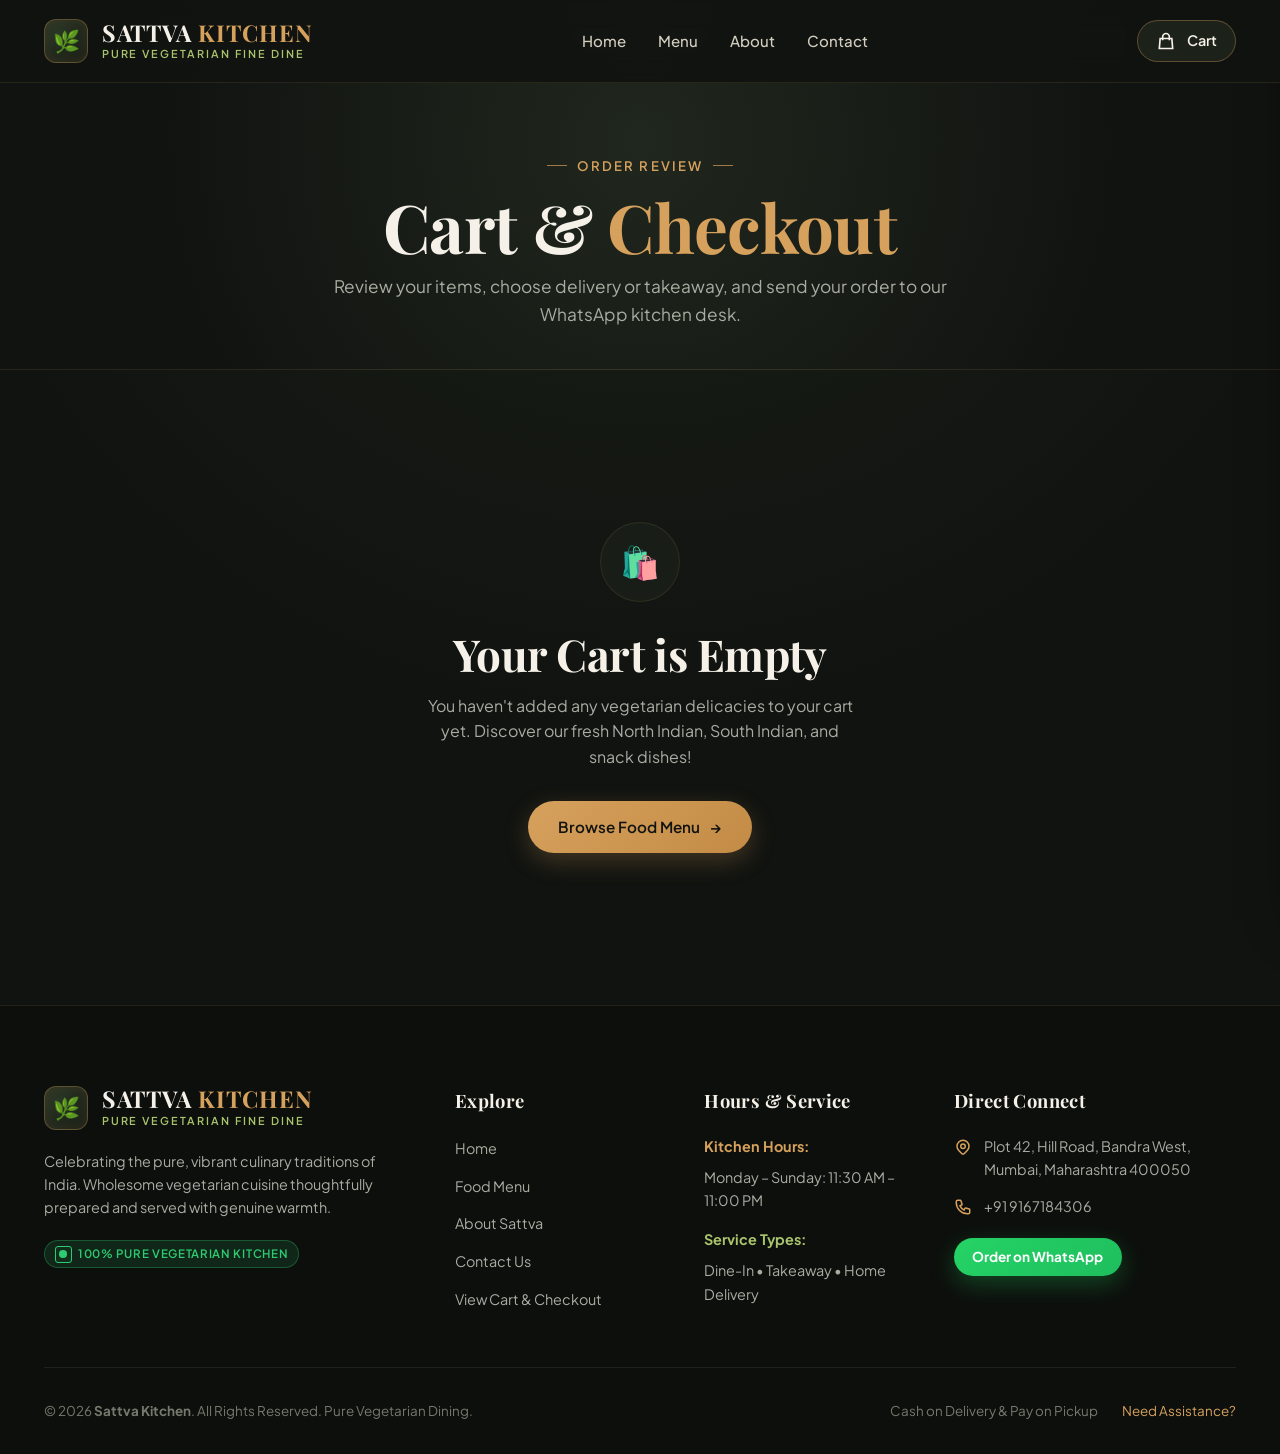
<file: cart.html>
<!DOCTYPE html>
<html lang="en">
<head>
  <meta charset="UTF-8">
  <meta name="viewport" content="width=device-width, initial-scale=1.0">
  <title>Your Cart & WhatsApp Checkout | Sattva Kitchen</title>
  <meta name="description" content="Review your cart, choose Delivery or Takeaway, and send your pure vegetarian Indian food order directly to Sattva Kitchen on WhatsApp.">
  <link rel="stylesheet" href="css/styles.css">
  <link rel="icon" href="data:image/svg+xml,<svg xmlns='http://www.w3.org/2000/svg' viewBox='0 0 100 100'><text y='.9em' font-size='90'>🌿</text></svg>">
</head>
<body data-page="cart">

  <!-- Header -->
  <header class="header-wrapper">
    <div class="container">
      <div class="header-inner">
        <a href="index.html" class="brand-logo" aria-label="Sattva Kitchen Home">
          <div class="brand-symbol">🌿</div>
          <div class="brand-text">
            <span class="brand-name">SATTVA <span>KITCHEN</span></span>
            <span class="brand-tag">Pure Vegetarian Fine Dine</span>
          </div>
        </a>

        <nav aria-label="Main Navigation">
          <ul class="nav-links">
            <li><a href="index.html" class="nav-link">Home</a></li>
            <li><a href="menu.html" class="nav-link">Menu</a></li>
            <li><a href="about.html" class="nav-link">About</a></li>
            <li><a href="contact.html" class="nav-link">Contact</a></li>
          </ul>
        </nav>

        <div class="nav-actions">
          <a href="cart.html" class="cart-pill-btn" aria-label="View Shopping Cart">
            <svg width="20" height="20" fill="none" stroke="currentColor" stroke-width="2" viewBox="0 0 24 24"><path d="M16 11V7a4 4 0 00-8 0v4M5 9h14l1 12H4L5 9z"/></svg>
            <span>Cart</span>
            <span class="cart-count-badge" style="display: none;">0</span>
          </a>
          <button type="button" class="menu-toggle-btn" id="mobile-menu-toggle" aria-label="Toggle navigation menu">
            <span></span>
            <span></span>
            <span></span>
          </button>
        </div>
      </div>
    </div>
  </header>

  <!-- Mobile Drawer -->
  <div class="mobile-nav-overlay" id="mobile-nav-overlay"></div>
  <aside class="mobile-drawer" id="mobile-drawer" aria-label="Mobile Navigation">
    <div class="mobile-drawer-header">
      <div class="brand-text">
        <span class="brand-name">SATTVA <span>KITCHEN</span></span>
        <span class="brand-tag">Pure Vegetarian</span>
      </div>
      <button type="button" id="mobile-drawer-close" aria-label="Close menu" style="color: var(--text-muted); font-size: 1.5rem; padding: 4px;">&times;</button>
    </div>
    <ul class="mobile-drawer-links">
      <li><a href="index.html" class="mobile-drawer-link"><span>Home</span> <span>→</span></a></li>
      <li><a href="menu.html" class="mobile-drawer-link"><span>Food Menu</span> <span>→</span></a></li>
      <li><a href="about.html" class="mobile-drawer-link"><span>Our Story & Philosophy</span> <span>→</span></a></li>
      <li><a href="contact.html" class="mobile-drawer-link"><span>Contact & Location</span> <span>→</span></a></li>
      <li><a href="cart.html" class="mobile-drawer-link active"><span>My Cart & Checkout</span> <span>→</span></a></li>
    </ul>
    <div class="mobile-drawer-footer">
      <a href="menu.html" class="btn btn-secondary btn-block">Add More Dishes</a>
    </div>
  </aside>

  <!-- Page Title Banner -->
  <section style="background: radial-gradient(circle at 50% 20%, #20271E 0%, var(--bg-main) 70%); padding: 4rem 0 2.5rem; border-bottom: 1px solid var(--border-subtle);">
    <div class="container text-center">
      <span class="section-label">Order Review</span>
      <h1 style="margin-bottom: 0.5rem;">Cart & <span class="text-gold">Checkout</span></h1>
      <p class="section-desc">Review your items, choose delivery or takeaway, and send your order to our WhatsApp kitchen desk.</p>
    </div>
  </section>

  <!-- Main Checkout Interface -->
  <main class="section-py">
    <div class="container">
      
      <!-- Empty Cart State -->
      <div class="empty-cart-view" id="cart-empty-state" style="display: none;">
        <div class="empty-cart-icon">🛍️</div>
        <h2 style="margin-bottom: 0.75rem;">Your Cart is Empty</h2>
        <p style="color: var(--text-muted); max-width: 440px; margin: 0 auto 2rem; line-height: 1.6;">
          You haven't added any vegetarian delicacies to your cart yet. Discover our fresh North Indian, South Indian, and snack dishes!
        </p>
        <a href="menu.html" class="btn btn-primary">
          <span>Browse Food Menu</span>
          <span>→</span>
        </a>
      </div>

      <!-- Active Checkout Grid -->
      <div class="checkout-grid" id="checkout-grid-wrap">
        
        <!-- Left Column: Items in Cart -->
        <div class="cart-items-panel">
          <div class="panel-header">
            <h3>Selected Dishes</h3>
            <button type="button" onclick="CartManager.clearCart()" style="font-size: 0.82rem; color: var(--danger); font-weight: 600;">
              Clear All Items
            </button>
          </div>

          <!-- Items list container -->
          <div id="cart-items-container">
            <!-- Rendered by checkout.js -->
          </div>

          <div style="margin-top: 1.75rem; text-align: right;">
            <a href="menu.html" class="btn btn-secondary btn-sm">
              <span>+ Add More Items</span>
            </a>
          </div>
        </div>

        <!-- Right Column: Checkout Form & Summary -->
        <div class="checkout-form-panel">
          
          <div class="panel-header">
            <h3>Order Details</h3>
            <span class="veg-tag"><span class="veg-indicator"></span> Pure Veg</span>
          </div>

          <!-- Order Type Selector (Delivery vs Takeaway) -->
          <div class="order-type-switch">
            <button type="button" class="type-switch-btn active" id="type-delivery-btn">
              🛵 Home Delivery
            </button>
            <button type="button" class="type-switch-btn" id="type-takeaway-btn">
              🛍️ Self Takeaway
            </button>
          </div>

          <!-- Checkout Form -->
          <form id="checkout-form" novalidate>
            
            <!-- Error Alert Box -->
            <div id="checkout-error-box" style="display: none; background: rgba(231, 76, 60, 0.15); border: 1px solid var(--danger); color: #ff8a80; padding: 0.85rem 1rem; border-radius: var(--radius-md); font-size: 0.88rem; margin-bottom: 1.25rem;"></div>

            <!-- Customer Name -->
            <div class="form-group">
              <label for="cust-name" class="form-label">Full Name <span class="req">*</span></label>
              <input type="text" id="cust-name" class="form-control" placeholder="e.g. Rahul Sharma" required autocomplete="name">
            </div>

            <!-- Mobile Number -->
            <div class="form-group">
              <label for="cust-phone" class="form-label">WhatsApp Mobile Number <span class="req">*</span></label>
              <input type="tel" id="cust-phone" class="form-control" placeholder="10-digit number (e.g. 9876543210)" required autocomplete="tel">
              <small style="color: var(--text-dim); font-size: 0.78rem; margin-top: 4px; display: block;">Used for order confirmation updates</small>
            </div>

            <!-- Delivery Specific Address Fields -->
            <div id="delivery-fields-wrap">
              <div class="form-group">
                <label for="cust-address" class="form-label">Complete Street Address <span class="req">*</span></label>
                <textarea id="cust-address" class="form-control" rows="2" placeholder="House/Flat No, Building, Street" autocomplete="street-address"></textarea>
              </div>

              <div class="form-row">
                <div class="form-group">
                  <label for="cust-locality" class="form-label">Area / Locality <span class="req">*</span></label>
                  <input type="text" id="cust-locality" class="form-control" placeholder="e.g. Bandra West">
                </div>
                <div class="form-group">
                  <label for="cust-landmark" class="form-label">Landmark (Optional)</label>
                  <input type="text" id="cust-landmark" class="form-control" placeholder="e.g. Near Metro Station">
                </div>
              </div>
            </div>

            <!-- Special Instructions (Optional) -->
            <div class="form-group">
              <label for="cust-instructions" class="form-label">Kitchen / Delivery Notes (Optional)</label>
              <input type="text" id="cust-instructions" class="form-control" placeholder="e.g. Less spicy, keep extra green chutney">
            </div>

            <!-- Payment Method Notice -->
            <div class="payment-notice-card">
              <svg width="22" height="22" fill="none" stroke="currentColor" stroke-width="2" viewBox="0 0 24 24"><path d="M12 8c-1.657 0-3 .895-3 2s1.343 2 3 2 3 .895 3 2-1.343 2-3 2m0-8c1.11 0 2.08.402 2.599 1M12 8V7m0 1v8m0 0v1m0-1c-1.11 0-2.08-.402-2.599-1M21 12a9 9 0 11-18 0 9 9 0 0118 0z"/></svg>
              <div class="payment-notice-text" id="payment-notice-text">
                <h4>Cash on Delivery (COD)</h4>
                <p>Pay cash when your freshly prepared food reaches your doorstep. Please keep exact change ready.</p>
              </div>
            </div>

            <!-- Price Breakdown Calculation -->
            <table class="order-calc-table" aria-label="Order summary breakdown">
              <tr>
                <td>Subtotal</td>
                <td id="calc-subtotal">₹0</td>
              </tr>
              <tr>
                <td>Delivery Charges</td>
                <td id="calc-delivery-fee" class="text-gold">To be confirmed</td>
              </tr>
              <tr class="total-row">
                <td>Payable Amount</td>
                <td id="calc-total">₹0 + Delivery</td>
              </tr>
            </table>

            <!-- Disclaimer box -->
            <div class="disclaimer-box">
              ⚠️ <strong>Confirmation Notice:</strong> Submitting opens your WhatsApp with a prefilled message. You must press <strong>Send</strong> inside WhatsApp. The restaurant will review dish availability, delivery distance, and confirm your final order.
            </div>

            <!-- Fallback box if popup blocked -->
            <div id="whatsapp-fallback-box" style="display: none; margin-bottom: 1.25rem;"></div>

            <!-- Primary Submission CTA Button -->
            <button type="submit" class="btn btn-whatsapp btn-block" id="whatsapp-submit-btn">
              <span>Continue to WhatsApp</span>
              <svg width="18" height="18" fill="currentColor" viewBox="0 0 24 24"><path d="M12.04 2C6.58 2 2.13 6.45 2.13 11.91C2.13 13.66 2.59 15.36 3.45 16.86L2.05 22L7.3 20.62C8.75 21.41 10.38 21.83 12.04 21.83C17.5 21.83 21.95 17.38 21.95 11.92C21.95 9.27 20.92 6.78 19.05 4.91C17.18 3.03 14.69 2 12.04 2M12.05 3.67C14.25 3.67 16.31 4.53 17.87 6.09C19.42 7.65 20.28 9.72 20.28 11.92C20.28 16.46 16.58 20.15 12.04 20.15C10.56 20.15 9.11 19.76 7.85 19L7.55 18.83L4.43 19.65L5.26 16.61L5.06 16.29C4.24 15 3.8 13.47 3.8 11.91C3.81 7.37 7.5 3.67 12.05 3.67Z"/></svg>
            </button>

          </form>

        </div>
      </div>

    </div>
  </main>

  <!-- =========================================================================
       WhatsApp Order Instruction Modal (Modeled after Design Reference)
       ========================================================================= -->
  <div class="modal-overlay" id="order-instruction-modal">
    <div class="modal-dialog">
      <div class="modal-icon-circle">
        ✓
      </div>
      <h2 class="modal-title">Ready on WhatsApp</h2>
      
      <div class="modal-ref-box">
        <div class="modal-ref-label">Order Dispatch Step</div>
        <div class="modal-ref-status">Prefilled Message Compiled</div>
      </div>

      <p class="modal-desc">
        Your complete order details have been prepared for <strong>Sattva Kitchen</strong>.
        Please ensure you press <strong>Send</strong> inside WhatsApp and wait for the restaurant desk to confirm availability.
      </p>

      <div style="display: flex; flex-direction: column; gap: 0.85rem;">
        <a href="#" id="modal-wa-fallback-link" class="btn btn-whatsapp btn-block" target="_blank" rel="noopener noreferrer">
          <span>Open WhatsApp Now</span>
        </a>
        <button type="button" class="btn btn-secondary btn-block" onclick="document.getElementById('order-instruction-modal').style.display='none'">
          Back to Order
        </button>
      </div>

      <p style="font-size: 0.78rem; color: var(--text-dim); margin-top: 1.25rem;">
        Your cart items remain saved in your browser until you choose to clear them.
      </p>
    </div>
  </div>

  <!-- Footer -->
  <footer class="site-footer">
    <div class="container">
      <div class="footer-grid">
        <div class="footer-col">
          <a href="index.html" class="brand-logo" style="margin-bottom: 1.25rem;">
            <div class="brand-symbol">🌿</div>
            <div class="brand-text">
              <span class="brand-name">SATTVA <span>KITCHEN</span></span>
              <span class="brand-tag">Pure Vegetarian Fine Dine</span>
            </div>
          </a>
          <p style="margin-bottom: 1.25rem;">
            Celebrating the pure, vibrant culinary traditions of India. Wholesome vegetarian cuisine thoughtfully prepared and served with genuine warmth.
          </p>
          <div class="veg-tag">
            <span class="veg-indicator"></span>
            <span>100% Pure Vegetarian Kitchen</span>
          </div>
        </div>

        <div class="footer-col">
          <h4>Explore</h4>
          <ul class="footer-links">
            <li><a href="index.html">Home</a></li>
            <li><a href="menu.html">Food Menu</a></li>
            <li><a href="about.html">About Sattva</a></li>
            <li><a href="contact.html">Contact Us</a></li>
            <li><a href="cart.html">View Cart & Checkout</a></li>
          </ul>
        </div>

        <div class="footer-col">
          <h4>Hours & Service</h4>
          <p style="margin-bottom: 0.5rem;"><strong class="text-gold">Kitchen Hours:</strong></p>
          <p style="margin-bottom: 1rem;" data-bind="opening-hours">Monday – Sunday: 11:30 AM – 11:00 PM</p>
          <p style="margin-bottom: 0.5rem;"><strong class="text-green">Service Types:</strong></p>
          <p>Dine-In • Takeaway • Home Delivery</p>
        </div>

        <div class="footer-col">
          <h4>Direct Connect</h4>
          <div class="footer-contact-item">
            <svg width="18" height="18" fill="none" stroke="currentColor" stroke-width="2" viewBox="0 0 24 24"><path d="M17.657 16.657L13.414 20.9a1.998 1.998 0 01-2.827 0l-4.244-4.243a8 8 0 1111.314 0z"/><path d="M15 11a3 3 0 11-6 0 3 3 0 016 0z"/></svg>
            <span data-bind="restaurant-address">Plot 42, Hill Road, Bandra West, Mumbai, Maharashtra 400050</span>
          </div>
          <div class="footer-contact-item">
            <svg width="18" height="18" fill="none" stroke="currentColor" stroke-width="2" viewBox="0 0 24 24"><path d="M3 5a2 2 0 012-2h3.28a1 1 0 01.948.684l1.498 4.493a1 1 0 01-.502 1.21l-2.257 1.13a11.042 11.042 0 005.516 5.516l1.13-2.257a1 1 0 011.21-.502l4.493 1.498a1 1 0 01.684.949V19a2 2 0 01-2 2h-1C9.716 21 3 14.284 3 6V5z"/></svg>
            <span data-bind="whatsapp-number">+91 9167184306</span>
          </div>
          <div style="margin-top: 1.25rem;">
            <a href="https://wa.me/919167184306" class="btn btn-whatsapp btn-sm js-whatsapp-link" target="_blank" rel="noopener noreferrer">
              <span>Order on WhatsApp</span>
            </a>
          </div>
        </div>
      </div>

      <div class="footer-bottom">
        <div>
          &copy; <span id="copyright-year">2026</span> <strong data-bind="restaurant-name">Sattva Kitchen</strong>. All Rights Reserved. Pure Vegetarian Dining.
        </div>
        <div style="display: flex; gap: 1.5rem;">
          <span style="color: var(--text-dim);">Cash on Delivery & Pay on Pickup</span>
          <a href="contact.html" class="text-gold">Need Assistance?</a>
        </div>
      </div>
    </div>
  </footer>

  <!-- Scripts -->
  <script src="js/config.js"></script>
  <script src="js/menu-data.js"></script>
  <script src="js/cart.js"></script>
  <script src="js/checkout.js"></script>
  <script src="js/main.js"></script>
</body>
</html>
</file>
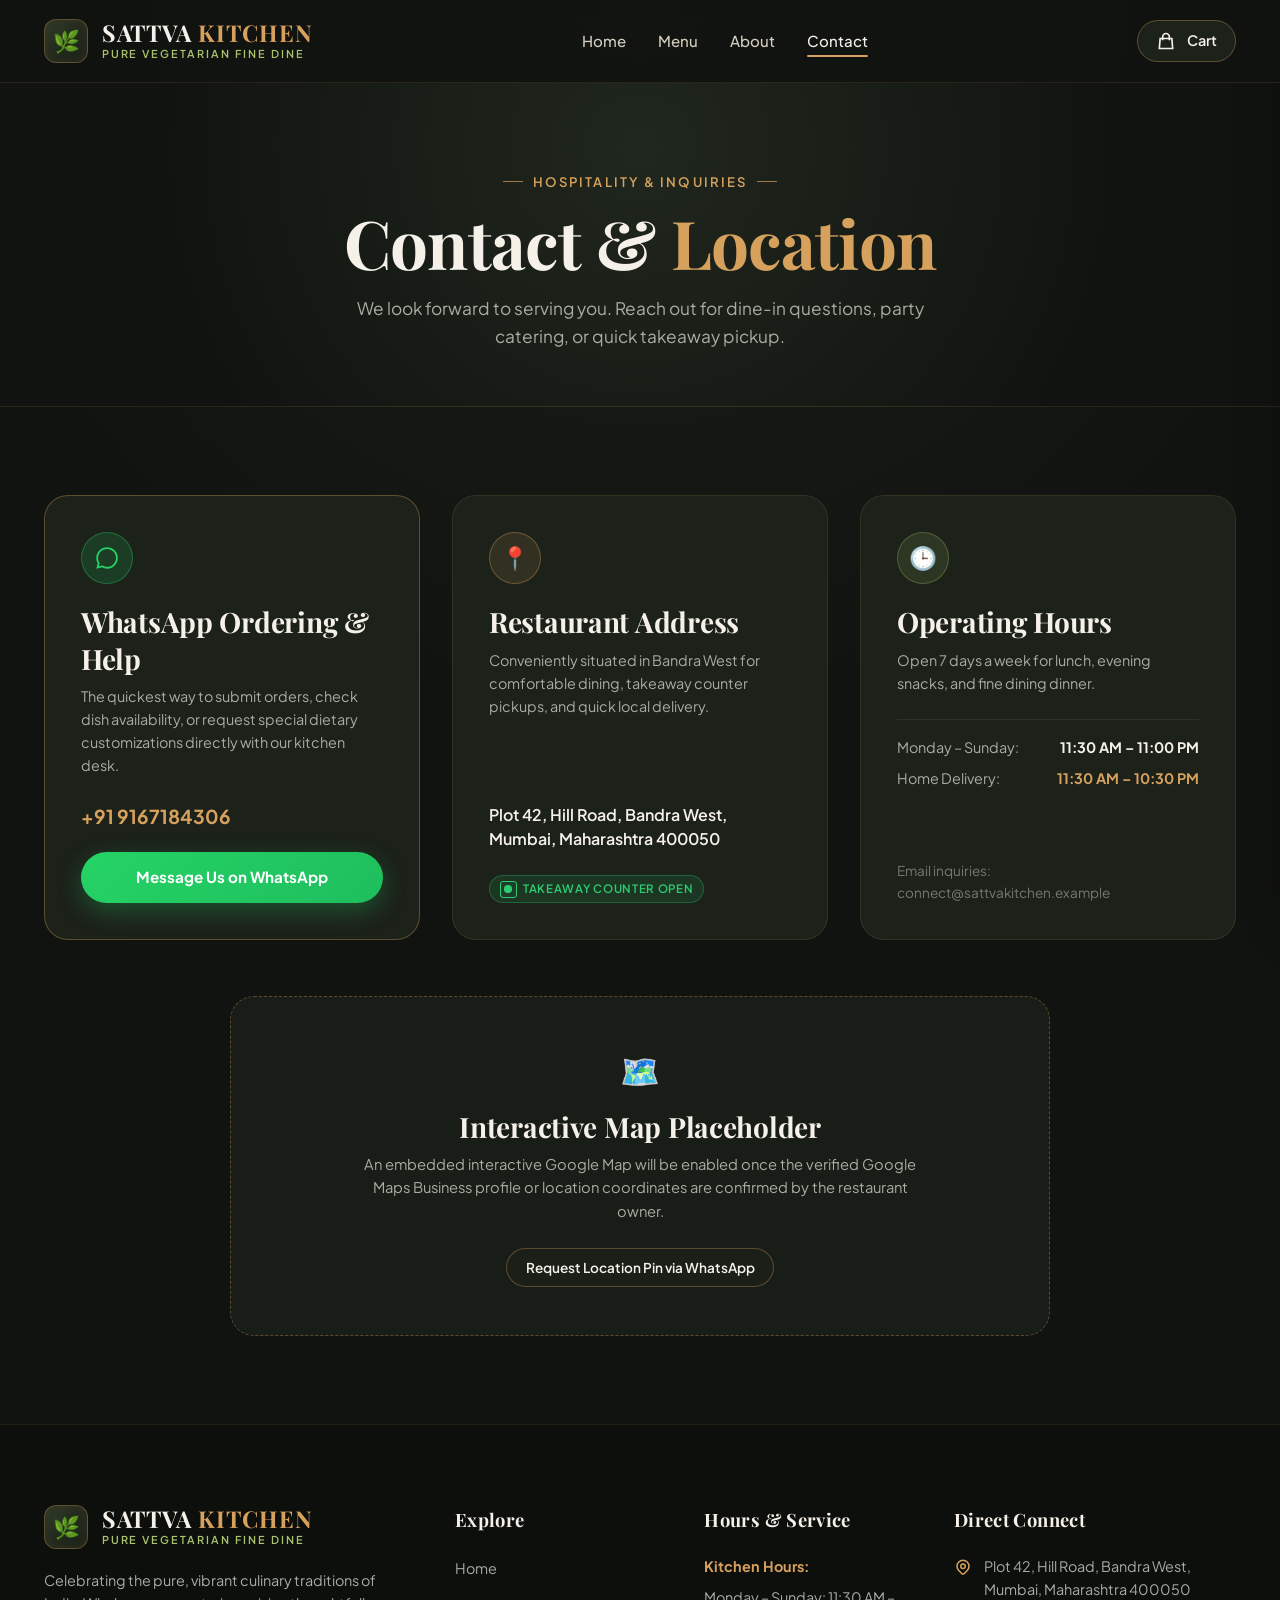
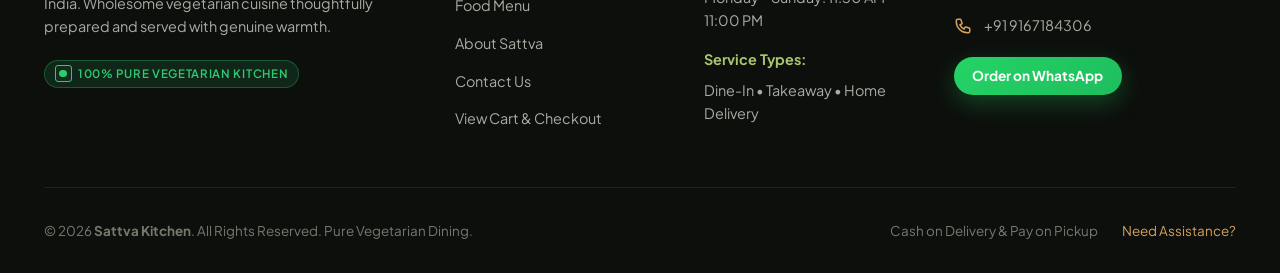
<file: contact.html>
<!DOCTYPE html>
<html lang="en">
<head>
  <meta charset="UTF-8">
  <meta name="viewport" content="width=device-width, initial-scale=1.0">
  <title>Contact & Location | Sattva Kitchen</title>
  <meta name="description" content="Get in touch with Sattva Kitchen. Connect directly on WhatsApp +91 9167184306 for dining queries, table arrangements, party orders, and takeout.">
  <link rel="stylesheet" href="css/styles.css">
  <link rel="icon" href="data:image/svg+xml,<svg xmlns='http://www.w3.org/2000/svg' viewBox='0 0 100 100'><text y='.9em' font-size='90'>🌿</text></svg>">
</head>
<body data-page="contact">

  <!-- Header -->
  <header class="header-wrapper">
    <div class="container">
      <div class="header-inner">
        <a href="index.html" class="brand-logo" aria-label="Sattva Kitchen Home">
          <div class="brand-symbol">🌿</div>
          <div class="brand-text">
            <span class="brand-name">SATTVA <span>KITCHEN</span></span>
            <span class="brand-tag">Pure Vegetarian Fine Dine</span>
          </div>
        </a>

        <nav aria-label="Main Navigation">
          <ul class="nav-links">
            <li><a href="index.html" class="nav-link">Home</a></li>
            <li><a href="menu.html" class="nav-link">Menu</a></li>
            <li><a href="about.html" class="nav-link">About</a></li>
            <li><a href="contact.html" class="nav-link active">Contact</a></li>
          </ul>
        </nav>

        <div class="nav-actions">
          <a href="cart.html" class="cart-pill-btn" aria-label="View Shopping Cart">
            <svg width="20" height="20" fill="none" stroke="currentColor" stroke-width="2" viewBox="0 0 24 24"><path d="M16 11V7a4 4 0 00-8 0v4M5 9h14l1 12H4L5 9z"/></svg>
            <span>Cart</span>
            <span class="cart-count-badge" style="display: none;">0</span>
          </a>
          <button type="button" class="menu-toggle-btn" id="mobile-menu-toggle" aria-label="Toggle navigation menu">
            <span></span>
            <span></span>
            <span></span>
          </button>
        </div>
      </div>
    </div>
  </header>

  <!-- Mobile Drawer -->
  <div class="mobile-nav-overlay" id="mobile-nav-overlay"></div>
  <aside class="mobile-drawer" id="mobile-drawer" aria-label="Mobile Navigation">
    <div class="mobile-drawer-header">
      <div class="brand-text">
        <span class="brand-name">SATTVA <span>KITCHEN</span></span>
        <span class="brand-tag">Pure Vegetarian</span>
      </div>
      <button type="button" id="mobile-drawer-close" aria-label="Close menu" style="color: var(--text-muted); font-size: 1.5rem; padding: 4px;">&times;</button>
    </div>
    <ul class="mobile-drawer-links">
      <li><a href="index.html" class="mobile-drawer-link"><span>Home</span> <span>→</span></a></li>
      <li><a href="menu.html" class="mobile-drawer-link"><span>Food Menu</span> <span>→</span></a></li>
      <li><a href="about.html" class="mobile-drawer-link"><span>Our Story & Philosophy</span> <span>→</span></a></li>
      <li><a href="contact.html" class="mobile-drawer-link active"><span>Contact & Location</span> <span>→</span></a></li>
      <li><a href="cart.html" class="mobile-drawer-link"><span>My Cart & Checkout</span> <span>→</span></a></li>
    </ul>
    <div class="mobile-drawer-footer">
      <a href="https://wa.me/919167184306" class="btn btn-whatsapp btn-block" target="_blank" rel="noopener noreferrer">Message on WhatsApp</a>
    </div>
  </aside>

  <!-- Page Banner -->
  <section style="background: radial-gradient(circle at 50% 20%, #20271E 0%, var(--bg-main) 70%); padding: 5rem 0 3.5rem; border-bottom: 1px solid var(--border-subtle);">
    <div class="container text-center">
      <span class="section-label">Hospitality & Inquiries</span>
      <h1 style="margin-bottom: 0.85rem;">Contact & <span class="text-gold">Location</span></h1>
      <p class="section-desc">We look forward to serving you. Reach out for dine-in questions, party catering, or quick takeaway pickup.</p>
    </div>
  </section>

  <!-- Contact Cards Grid -->
  <main class="section-py">
    <div class="container">
      <div style="display: grid; grid-template-columns: repeat(auto-fit, minmax(310px, 1fr)); gap: 2rem; margin-bottom: 3.5rem;">
        
        <!-- Card 1: Direct WhatsApp -->
        <div style="background: var(--bg-card); border: 1px solid var(--border-gold); border-radius: var(--radius-xl); padding: 2.25rem; display: flex; flex-direction: column;">
          <div style="width: 52px; height: 52px; border-radius: 50%; background: rgba(37, 211, 102, 0.15); border: 1px solid rgba(37, 211, 102, 0.35); display: flex; align-items: center; justify-content: center; margin-bottom: 1.25rem;">
            <svg width="26" height="26" fill="currentColor" viewBox="0 0 24 24" style="color: #25D366;"><path d="M12.04 2C6.58 2 2.13 6.45 2.13 11.91C2.13 13.66 2.59 15.36 3.45 16.86L2.05 22L7.3 20.62C8.75 21.41 10.38 21.83 12.04 21.83C17.5 21.83 21.95 17.38 21.95 11.92C21.95 9.27 20.92 6.78 19.05 4.91C17.18 3.03 14.69 2 12.04 2M12.05 3.67C14.25 3.67 16.31 4.53 17.87 6.09C19.42 7.65 20.28 9.72 20.28 11.92C20.28 16.46 16.58 20.15 12.04 20.15C10.56 20.15 9.11 19.76 7.85 19L7.55 18.83L4.43 19.65L5.26 16.61L5.06 16.29C4.24 15 3.8 13.47 3.8 11.91C3.81 7.37 7.5 3.67 12.05 3.67Z"/></svg>
          </div>
          <h3 style="margin-bottom: 0.5rem;">WhatsApp Ordering & Help</h3>
          <p style="color: var(--text-muted); font-size: 0.9rem; margin-bottom: 1.5rem; flex-grow: 1;">
            The quickest way to submit orders, check dish availability, or request special dietary customizations directly with our kitchen desk.
          </p>
          <div style="font-size: 1.2rem; font-weight: 700; color: var(--accent-gold); margin-bottom: 1.25rem;" data-bind="whatsapp-number">
            +91 9167184306
          </div>
          <a href="https://wa.me/919167184306" class="btn btn-whatsapp btn-block js-whatsapp-link" target="_blank" rel="noopener noreferrer">
            <span>Message Us on WhatsApp</span>
          </a>
        </div>

        <!-- Card 2: Location & Address -->
        <div style="background: var(--bg-card); border: 1px solid var(--border-subtle); border-radius: var(--radius-xl); padding: 2.25rem; display: flex; flex-direction: column;">
          <div style="width: 52px; height: 52px; border-radius: 50%; background: rgba(214, 161, 93, 0.12); border: 1px solid var(--border-gold); display: flex; align-items: center; justify-content: center; margin-bottom: 1.25rem; color: var(--accent-gold); font-size: 1.4rem;">
            📍
          </div>
          <h3 style="margin-bottom: 0.5rem;">Restaurant Address</h3>
          <p style="color: var(--text-muted); font-size: 0.9rem; margin-bottom: 1.5rem; flex-grow: 1;">
            Conveniently situated in Bandra West for comfortable dining, takeaway counter pickups, and quick local delivery.
          </p>
          <div id="contact-full-address" style="font-size: 1rem; font-weight: 600; color: var(--text-primary); line-height: 1.5; margin-bottom: 1.5rem;">
            Plot 42, Hill Road, Bandra West, Mumbai, Maharashtra 400050
          </div>
          <div class="veg-tag" style="align-self: flex-start;">
            <span class="veg-indicator"></span>
            <span>Takeaway Counter Open</span>
          </div>
        </div>

        <!-- Card 3: Operating Hours -->
        <div style="background: var(--bg-card); border: 1px solid var(--border-subtle); border-radius: var(--radius-xl); padding: 2.25rem; display: flex; flex-direction: column;">
          <div style="width: 52px; height: 52px; border-radius: 50%; background: rgba(169, 196, 108, 0.12); border: 1px solid var(--border-green); display: flex; align-items: center; justify-content: center; margin-bottom: 1.25rem; color: var(--accent-green); font-size: 1.4rem;">
            🕒
          </div>
          <h3 style="margin-bottom: 0.5rem;">Operating Hours</h3>
          <p style="color: var(--text-muted); font-size: 0.9rem; margin-bottom: 1.5rem;">
            Open 7 days a week for lunch, evening snacks, and fine dining dinner.
          </p>
          <div style="border-top: 1px solid var(--border-light); padding-top: 1rem; margin-bottom: 1rem;">
            <div style="display: flex; justify-content: space-between; margin-bottom: 0.5rem; font-size: 0.9rem;">
              <span style="color: var(--text-muted);">Monday – Sunday:</span>
              <strong style="color: var(--text-primary);">11:30 AM – 11:00 PM</strong>
            </div>
            <div style="display: flex; justify-content: space-between; font-size: 0.9rem;">
              <span style="color: var(--text-muted);">Home Delivery:</span>
              <strong class="text-gold">11:30 AM – 10:30 PM</strong>
            </div>
          </div>
          <div style="margin-top: auto; font-size: 0.85rem; color: var(--text-dim);">
            Email inquiries: <span class="text-secondary">connect@sattvakitchen.example</span>
          </div>
        </div>

      </div>

      <!-- Map & Location Note -->
      <div style="background: var(--bg-surface); border: 1px dashed var(--border-gold); border-radius: var(--radius-xl); padding: 3rem 2rem; text-align: center; max-width: 820px; margin: 0 auto;">
        <div style="font-size: 2rem; color: var(--accent-gold); margin-bottom: 0.75rem;">🗺️</div>
        <h3 style="margin-bottom: 0.5rem;">Interactive Map Placeholder</h3>
        <p style="color: var(--text-muted); font-size: 0.92rem; max-width: 580px; margin: 0 auto 1.5rem; line-height: 1.6;">
          An embedded interactive Google Map will be enabled once the verified Google Maps Business profile or location coordinates are confirmed by the restaurant owner.
        </p>
        <a href="https://wa.me/919167184306?text=Hi%20Sattva%20Kitchen,%20please%20share%20your%20exact%20location%20pin." class="btn btn-secondary btn-sm" target="_blank" rel="noopener noreferrer">
          Request Location Pin via WhatsApp
        </a>
      </div>

    </div>
  </main>

  <!-- Footer -->
  <footer class="site-footer">
    <div class="container">
      <div class="footer-grid">
        <div class="footer-col">
          <a href="index.html" class="brand-logo" style="margin-bottom: 1.25rem;">
            <div class="brand-symbol">🌿</div>
            <div class="brand-text">
              <span class="brand-name">SATTVA <span>KITCHEN</span></span>
              <span class="brand-tag">Pure Vegetarian Fine Dine</span>
            </div>
          </a>
          <p style="margin-bottom: 1.25rem;">
            Celebrating the pure, vibrant culinary traditions of India. Wholesome vegetarian cuisine thoughtfully prepared and served with genuine warmth.
          </p>
          <div class="veg-tag">
            <span class="veg-indicator"></span>
            <span>100% Pure Vegetarian Kitchen</span>
          </div>
        </div>

        <div class="footer-col">
          <h4>Explore</h4>
          <ul class="footer-links">
            <li><a href="index.html">Home</a></li>
            <li><a href="menu.html">Food Menu</a></li>
            <li><a href="about.html">About Sattva</a></li>
            <li><a href="contact.html">Contact Us</a></li>
            <li><a href="cart.html">View Cart & Checkout</a></li>
          </ul>
        </div>

        <div class="footer-col">
          <h4>Hours & Service</h4>
          <p style="margin-bottom: 0.5rem;"><strong class="text-gold">Kitchen Hours:</strong></p>
          <p style="margin-bottom: 1rem;" data-bind="opening-hours">Monday – Sunday: 11:30 AM – 11:00 PM</p>
          <p style="margin-bottom: 0.5rem;"><strong class="text-green">Service Types:</strong></p>
          <p>Dine-In • Takeaway • Home Delivery</p>
        </div>

        <div class="footer-col">
          <h4>Direct Connect</h4>
          <div class="footer-contact-item">
            <svg width="18" height="18" fill="none" stroke="currentColor" stroke-width="2" viewBox="0 0 24 24"><path d="M17.657 16.657L13.414 20.9a1.998 1.998 0 01-2.827 0l-4.244-4.243a8 8 0 1111.314 0z"/><path d="M15 11a3 3 0 11-6 0 3 3 0 016 0z"/></svg>
            <span data-bind="restaurant-address">Plot 42, Hill Road, Bandra West, Mumbai, Maharashtra 400050</span>
          </div>
          <div class="footer-contact-item">
            <svg width="18" height="18" fill="none" stroke="currentColor" stroke-width="2" viewBox="0 0 24 24"><path d="M3 5a2 2 0 012-2h3.28a1 1 0 01.948.684l1.498 4.493a1 1 0 01-.502 1.21l-2.257 1.13a11.042 11.042 0 005.516 5.516l1.13-2.257a1 1 0 011.21-.502l4.493 1.498a1 1 0 01.684.949V19a2 2 0 01-2 2h-1C9.716 21 3 14.284 3 6V5z"/></svg>
            <span data-bind="whatsapp-number">+91 9167184306</span>
          </div>
          <div style="margin-top: 1.25rem;">
            <a href="https://wa.me/919167184306" class="btn btn-whatsapp btn-sm js-whatsapp-link" target="_blank" rel="noopener noreferrer">
              <span>Order on WhatsApp</span>
            </a>
          </div>
        </div>
      </div>

      <div class="footer-bottom">
        <div>
          &copy; <span id="copyright-year">2026</span> <strong data-bind="restaurant-name">Sattva Kitchen</strong>. All Rights Reserved. Pure Vegetarian Dining.
        </div>
        <div style="display: flex; gap: 1.5rem;">
          <span style="color: var(--text-dim);">Cash on Delivery & Pay on Pickup</span>
          <a href="contact.html" class="text-gold">Need Assistance?</a>
        </div>
      </div>
    </div>
  </footer>

  <!-- Scripts -->
  <script src="js/config.js"></script>
  <script src="js/menu-data.js"></script>
  <script src="js/cart.js"></script>
  <script src="js/main.js"></script>
</body>
</html>
</file>
<file: css/styles.css>
/* ==========================================================================
   SATTVA KITCHEN — Premium Indian Vegetarian Restaurant
   Complete Design System & Stylesheet
   ========================================================================== */

/* --------------------------------------------------------------------------
   1. Google Fonts Import & Design Tokens
   -------------------------------------------------------------------------- */
@import url('https://fonts.googleapis.com/css2?family=Playfair+Display:ital,wght@0,400;0,600;0,700;0,800;1,400;1,600&family=Plus+Jakarta+Sans:wght@300;400;500;600;700&display=swap');

:root {
  /* Color Palette */
  --bg-main: #111310;
  --bg-surface: #181D17;
  --bg-card: #1C211A;
  --bg-card-hover: #232B21;
  --bg-elevated: #283125;
  --bg-overlay: rgba(17, 19, 16, 0.85);
  
  /* Text Colors */
  --text-primary: #F5F1E8;
  --text-secondary: #D4CEBF;
  --text-muted: #A8ADA2;
  --text-dim: #737A6D;
  
  /* Accents */
  --accent-gold: #D6A15D;
  --accent-gold-hover: #E4B270;
  --accent-gold-glow: rgba(214, 161, 93, 0.25);
  --accent-gold-dark: #A67533;
  
  --accent-green: #A9C46C;
  --accent-green-hover: #BDD87F;
  --accent-green-glow: rgba(169, 196, 108, 0.25);
  
  --veg-green: #2ECC71;
  --veg-green-bg: rgba(46, 204, 113, 0.12);
  --danger: #E74C3C;
  
  /* Borders */
  --border-subtle: rgba(214, 161, 93, 0.12);
  --border-gold: rgba(214, 161, 93, 0.35);
  --border-green: rgba(169, 196, 108, 0.3);
  --border-light: rgba(245, 241, 232, 0.08);

  /* Typography */
  --font-heading: 'Playfair Display', Georgia, serif;
  --font-body: 'Plus Jakarta Sans', system-ui, -apple-system, BlinkMacSystemFont, 'Segoe UI', Roboto, sans-serif;
  
  /* Spacing */
  --container-max: 1240px;
  --container-pad: 1.5rem;
  
  /* Radii */
  --radius-sm: 6px;
  --radius-md: 12px;
  --radius-lg: 18px;
  --radius-xl: 24px;
  --radius-full: 9999px;
  
  /* Shadows */
  --shadow-sm: 0 4px 12px rgba(0, 0, 0, 0.35);
  --shadow-md: 0 10px 30px rgba(0, 0, 0, 0.5);
  --shadow-lg: 0 20px 45px rgba(0, 0, 0, 0.7);
  --shadow-gold: 0 8px 24px var(--accent-gold-glow);
  --shadow-green: 0 8px 24px var(--accent-green-glow);
  
  /* Transitions */
  --transition-fast: 0.18s cubic-bezier(0.4, 0, 0.2, 1);
  --transition-normal: 0.28s cubic-bezier(0.4, 0, 0.2, 1);
  --transition-slow: 0.45s cubic-bezier(0.16, 1, 0.3, 1);
}

/* --------------------------------------------------------------------------
   2. Reset & Base Styles
   -------------------------------------------------------------------------- */
*, *::before, *::after {
  box-sizing: border-box;
  margin: 0;
  padding: 0;
}

html {
  font-size: 16px;
  scroll-behavior: smooth;
  background-color: var(--bg-main);
  color: var(--text-primary);
  font-family: var(--font-body);
  -webkit-font-smoothing: antialiased;
  -moz-osx-font-smoothing: grayscale;
}

body {
  min-height: 100vh;
  display: flex;
  flex-direction: column;
  line-height: 1.6;
  overflow-x: hidden;
  background: radial-gradient(circle at 50% 0%, #1A2118 0%, var(--bg-main) 65%);
  background-attachment: fixed;
}

img {
  max-width: 100%;
  height: auto;
  display: block;
}

a {
  color: inherit;
  text-decoration: none;
  transition: color var(--transition-fast);
}

button {
  font-family: inherit;
  cursor: pointer;
  border: none;
  outline: none;
  background: none;
  color: inherit;
}

input, textarea, select {
  font-family: inherit;
  font-size: 1rem;
  color: inherit;
  outline: none;
}

/* Custom Scrollbar */
::-webkit-scrollbar {
  width: 9px;
}
::-webkit-scrollbar-track {
  background: var(--bg-main);
}
::-webkit-scrollbar-thumb {
  background: var(--border-gold);
  border-radius: var(--radius-full);
}
::-webkit-scrollbar-thumb:hover {
  background: var(--accent-gold);
}

/* Reduced Motion */
@media (prefers-reduced-motion: reduce) {
  *, *::before, *::after {
    animation-duration: 0.01ms !important;
    animation-iteration-count: 1 !important;
    transition-duration: 0.01ms !important;
    scroll-behavior: auto !important;
  }
}

/* --------------------------------------------------------------------------
   3. Typography & Utilities
   -------------------------------------------------------------------------- */
h1, h2, h3, h4, .font-serif {
  font-family: var(--font-heading);
  font-weight: 700;
  letter-spacing: -0.01em;
  color: var(--text-primary);
}

h1 {
  font-size: clamp(2.4rem, 5.5vw, 4.2rem);
  line-height: 1.15;
}

h2 {
  font-size: clamp(1.8rem, 3.8vw, 2.75rem);
  line-height: 1.25;
}

h3 {
  font-size: clamp(1.3rem, 2.4vw, 1.75rem);
  line-height: 1.3;
}

p {
  color: var(--text-secondary);
}

.text-gold { color: var(--accent-gold) !important; }
.text-green { color: var(--accent-green) !important; }
.text-muted { color: var(--text-muted) !important; }
.text-center { text-align: center; }

.section-label {
  display: inline-flex;
  align-items: center;
  gap: 0.6rem;
  font-size: 0.82rem;
  text-transform: uppercase;
  letter-spacing: 0.16em;
  font-weight: 600;
  color: var(--accent-gold);
  margin-bottom: 0.75rem;
}

.section-label::before,
.section-label::after {
  content: '';
  display: inline-block;
  width: 20px;
  height: 1px;
  background: var(--accent-gold);
  opacity: 0.7;
}

.section-desc {
  font-size: 1.08rem;
  max-width: 640px;
  margin: 0 auto;
  color: var(--text-muted);
}

.container {
  width: 100%;
  max-width: var(--container-max);
  margin: 0 auto;
  padding-left: var(--container-pad);
  padding-right: var(--container-pad);
}

/* --------------------------------------------------------------------------
   4. Pure Veg Indicator Badge (Standard FSSAI Style)
   -------------------------------------------------------------------------- */
.veg-indicator {
  display: inline-flex;
  align-items: center;
  justify-content: center;
  width: 17px;
  height: 17px;
  border: 1.5px solid var(--veg-green);
  border-radius: 3px;
  background: rgba(46, 204, 113, 0.05);
  flex-shrink: 0;
}

.veg-indicator::after {
  content: '';
  width: 7.5px;
  height: 7.5px;
  border-radius: 50%;
  background: var(--veg-green);
}

.veg-tag {
  display: inline-flex;
  align-items: center;
  gap: 0.4rem;
  background: var(--veg-green-bg);
  border: 1px solid rgba(46, 204, 113, 0.3);
  padding: 0.25rem 0.6rem;
  border-radius: var(--radius-full);
  font-size: 0.72rem;
  font-weight: 600;
  letter-spacing: 0.06em;
  text-transform: uppercase;
  color: var(--veg-green);
}

/* --------------------------------------------------------------------------
   5. Buttons & Interactive Controls
   -------------------------------------------------------------------------- */
.btn {
  display: inline-flex;
  align-items: center;
  justify-content: center;
  gap: 0.65rem;
  padding: 0.85rem 1.85rem;
  font-size: 0.95rem;
  font-weight: 600;
  border-radius: var(--radius-full);
  transition: all var(--transition-normal);
  text-align: center;
  white-space: nowrap;
  user-select: none;
}

.btn-primary {
  background: linear-gradient(135deg, var(--accent-gold) 0%, #C38B45 100%);
  color: #111310;
  box-shadow: var(--shadow-gold);
}

.btn-primary:hover {
  background: linear-gradient(135deg, var(--accent-gold-hover) 0%, var(--accent-gold) 100%);
  transform: translateY(-2px);
  box-shadow: 0 12px 28px rgba(214, 161, 93, 0.4);
}

.btn-primary:active {
  transform: translateY(0);
}

.btn-secondary {
  background: rgba(28, 33, 26, 0.75);
  color: var(--text-primary);
  border: 1px solid var(--border-gold);
  backdrop-filter: blur(8px);
}

.btn-secondary:hover {
  background: var(--bg-card-hover);
  border-color: var(--accent-gold);
  color: var(--accent-gold);
  transform: translateY(-2px);
}

.btn-green {
  background: linear-gradient(135deg, var(--accent-green) 0%, #8FA859 100%);
  color: #111310;
  box-shadow: var(--shadow-green);
}

.btn-green:hover {
  transform: translateY(-2px);
  box-shadow: 0 12px 28px rgba(169, 196, 108, 0.4);
}

.btn-whatsapp {
  background: linear-gradient(135deg, #25D366 0%, #1EBE5D 100%);
  color: #FFFFFF;
  box-shadow: 0 8px 24px rgba(37, 211, 102, 0.28);
  font-weight: 700;
}

.btn-whatsapp:hover {
  background: linear-gradient(135deg, #2EE06E 0%, #25D366 100%);
  transform: translateY(-2px);
  box-shadow: 0 12px 30px rgba(37, 211, 102, 0.45);
}

.btn-sm {
  padding: 0.5rem 1.15rem;
  font-size: 0.85rem;
}

.btn-block {
  width: 100%;
}

/* --------------------------------------------------------------------------
   6. Navigation Header
   -------------------------------------------------------------------------- */
.header-wrapper {
  position: sticky;
  top: 0;
  left: 0;
  width: 100%;
  z-index: 1000;
  background: rgba(17, 19, 16, 0.88);
  backdrop-filter: blur(14px);
  -webkit-backdrop-filter: blur(14px);
  border-bottom: 1px solid var(--border-subtle);
  transition: all var(--transition-normal);
}

.header-inner {
  display: flex;
  align-items: center;
  justify-content: space-between;
  height: 82px;
}

/* Brand Logo */
.brand-logo {
  display: flex;
  align-items: center;
  gap: 0.85rem;
  text-decoration: none;
}

.brand-symbol {
  width: 44px;
  height: 44px;
  border-radius: var(--radius-md);
  background: radial-gradient(circle at 30% 30%, #2A3626 0%, #151A13 100%);
  border: 1px solid var(--border-gold);
  display: flex;
  align-items: center;
  justify-content: center;
  color: var(--accent-gold);
  box-shadow: inset 0 0 12px rgba(214, 161, 93, 0.15);
  font-size: 1.35rem;
}

.brand-text {
  display: flex;
  flex-direction: column;
}

.brand-name {
  font-family: var(--font-heading);
  font-size: 1.45rem;
  font-weight: 700;
  letter-spacing: 0.04em;
  color: var(--text-primary);
  line-height: 1.1;
}

.brand-name span {
  color: var(--accent-gold);
}

.brand-tag {
  font-size: 0.68rem;
  letter-spacing: 0.18em;
  text-transform: uppercase;
  color: var(--accent-green);
  font-weight: 600;
}

/* Desktop Nav Links */
.nav-links {
  display: flex;
  align-items: center;
  gap: 2rem;
  list-style: none;
}

.nav-link {
  font-size: 0.94rem;
  font-weight: 500;
  color: var(--text-secondary);
  position: relative;
  padding: 0.4rem 0;
  transition: color var(--transition-fast);
}

.nav-link::after {
  content: '';
  position: absolute;
  bottom: 0;
  left: 0;
  width: 0;
  height: 2px;
  background: var(--accent-gold);
  transition: width var(--transition-normal);
  border-radius: var(--radius-full);
}

.nav-link:hover,
.nav-link.active {
  color: var(--text-primary);
}

.nav-link.active::after,
.nav-link:hover::after {
  width: 100%;
}

/* Navigation Actions (Cart Pill & Mobile Toggle) */
.nav-actions {
  display: flex;
  align-items: center;
  gap: 1.15rem;
}

.cart-pill-btn {
  display: flex;
  align-items: center;
  gap: 0.65rem;
  padding: 0.55rem 1.15rem;
  border-radius: var(--radius-full);
  background: var(--bg-card);
  border: 1px solid var(--border-gold);
  color: var(--text-primary);
  font-size: 0.9rem;
  font-weight: 600;
  transition: all var(--transition-normal);
  position: relative;
}

.cart-pill-btn:hover {
  background: var(--bg-card-hover);
  border-color: var(--accent-gold);
  box-shadow: 0 4px 16px var(--accent-gold-glow);
}

.cart-count-badge {
  display: inline-flex;
  align-items: center;
  justify-content: center;
  min-width: 22px;
  height: 22px;
  padding: 0 5px;
  border-radius: var(--radius-full);
  background: var(--accent-gold);
  color: #111310;
  font-size: 0.75rem;
  font-weight: 700;
  line-height: 1;
}

.menu-toggle-btn {
  display: none;
  flex-direction: column;
  justify-content: center;
  gap: 5px;
  width: 42px;
  height: 42px;
  border-radius: var(--radius-sm);
  background: var(--bg-card);
  border: 1px solid var(--border-subtle);
  padding: 9px;
  cursor: pointer;
}

.menu-toggle-btn span {
  display: block;
  width: 100%;
  height: 2px;
  background: var(--text-primary);
  border-radius: var(--radius-full);
  transition: transform var(--transition-normal), opacity var(--transition-normal);
}

.menu-toggle-btn.is-active span:nth-child(1) {
  transform: translateY(7px) rotate(45deg);
}
.menu-toggle-btn.is-active span:nth-child(2) {
  opacity: 0;
}
.menu-toggle-btn.is-active span:nth-child(3) {
  transform: translateY(-7px) rotate(-45deg);
}

/* Mobile Drawer */
.mobile-nav-overlay {
  position: fixed;
  inset: 0;
  background: rgba(0, 0, 0, 0.7);
  backdrop-filter: blur(6px);
  z-index: 998;
  opacity: 0;
  pointer-events: none;
  transition: opacity var(--transition-normal);
}

.mobile-nav-overlay.is-open {
  opacity: 1;
  pointer-events: auto;
}

.mobile-drawer {
  position: fixed;
  top: 0;
  right: -320px;
  width: 300px;
  max-width: 85vw;
  height: 100vh;
  background: var(--bg-surface);
  border-left: 1px solid var(--border-gold);
  box-shadow: var(--shadow-lg);
  z-index: 999;
  display: flex;
  flex-direction: column;
  padding: 2rem 1.5rem;
  transition: right var(--transition-slow);
}

.mobile-drawer.is-open {
  right: 0;
}

.mobile-drawer-header {
  display: flex;
  align-items: center;
  justify-content: space-between;
  padding-bottom: 1.5rem;
  border-bottom: 1px solid var(--border-light);
  margin-bottom: 1.5rem;
}

.mobile-drawer-links {
  list-style: none;
  display: flex;
  flex-direction: column;
  gap: 1.25rem;
}

.mobile-drawer-link {
  font-size: 1.15rem;
  font-weight: 500;
  color: var(--text-secondary);
  display: flex;
  align-items: center;
  justify-content: space-between;
}

.mobile-drawer-link.active,
.mobile-drawer-link:hover {
  color: var(--accent-gold);
}

.mobile-drawer-footer {
  margin-top: auto;
  padding-top: 1.5rem;
  border-top: 1px solid var(--border-light);
}

/* --------------------------------------------------------------------------
   7. Food Card & Grid Component
   -------------------------------------------------------------------------- */
.dishes-grid {
  display: grid;
  grid-template-columns: repeat(auto-fill, minmax(290px, 1fr));
  gap: 1.85rem;
}

.dish-card {
  background: var(--bg-card);
  border-radius: var(--radius-lg);
  border: 1px solid var(--border-subtle);
  overflow: hidden;
  display: flex;
  flex-direction: column;
  transition: transform var(--transition-normal), border-color var(--transition-normal), box-shadow var(--transition-normal);
  position: relative;
}

.dish-card:hover {
  transform: translateY(-5px);
  border-color: var(--border-gold);
  box-shadow: var(--shadow-md);
}

.dish-image-wrap {
  position: relative;
  width: 100%;
  aspect-ratio: 16 / 11;
  overflow: hidden;
  background: #141713;
}

.dish-image {
  width: 100%;
  height: 100%;
  object-fit: cover;
  transition: transform var(--transition-slow);
}

.dish-card:hover .dish-image {
  transform: scale(1.05);
}

.dish-category-pill {
  position: absolute;
  top: 12px;
  left: 12px;
  background: rgba(17, 19, 16, 0.85);
  border: 1px solid var(--border-gold);
  backdrop-filter: blur(8px);
  color: var(--accent-gold);
  font-size: 0.72rem;
  font-weight: 600;
  padding: 0.2rem 0.65rem;
  border-radius: var(--radius-full);
  text-transform: uppercase;
  letter-spacing: 0.05em;
}

.dish-body {
  padding: 1.35rem;
  display: flex;
  flex-direction: column;
  flex-grow: 1;
}

.dish-header {
  display: flex;
  align-items: flex-start;
  justify-content: space-between;
  gap: 0.75rem;
  margin-bottom: 0.5rem;
}

.dish-title {
  font-size: 1.15rem;
  font-weight: 700;
  line-height: 1.3;
  color: var(--text-primary);
}

.dish-desc {
  font-size: 0.88rem;
  color: var(--text-muted);
  line-height: 1.5;
  margin-bottom: 1.25rem;
  display: -webkit-box;
  -webkit-line-clamp: 2;
  -webkit-box-orient: vertical;
  overflow: hidden;
}

.dish-footer {
  margin-top: auto;
  display: flex;
  align-items: center;
  justify-content: space-between;
  padding-top: 0.9rem;
  border-top: 1px solid var(--border-light);
}

.dish-price {
  font-size: 1.25rem;
  font-weight: 700;
  color: var(--accent-gold);
  font-family: var(--font-body);
}

.dish-actions {
  display: flex;
  align-items: center;
  gap: 0.5rem;
}

/* Quantity Control Stepper */
.qty-stepper {
  display: inline-flex;
  align-items: center;
  background: var(--bg-surface);
  border: 1px solid var(--border-gold);
  border-radius: var(--radius-full);
  padding: 2px 4px;
}

.qty-btn {
  width: 28px;
  height: 28px;
  border-radius: 50%;
  display: flex;
  align-items: center;
  justify-content: center;
  font-size: 1rem;
  font-weight: 700;
  color: var(--text-primary);
  background: transparent;
  transition: background var(--transition-fast), color var(--transition-fast);
}

.qty-btn:hover {
  background: var(--accent-gold);
  color: #111310;
}

.qty-value {
  min-width: 28px;
  text-align: center;
  font-weight: 700;
  font-size: 0.9rem;
  color: var(--text-primary);
}

/* --------------------------------------------------------------------------
   8. Category Filter Pills & Search Bar
   -------------------------------------------------------------------------- */
.filter-search-bar {
  display: flex;
  flex-wrap: wrap;
  align-items: center;
  justify-content: space-between;
  gap: 1.25rem;
  margin-bottom: 2.5rem;
}

.category-pills-wrap {
  display: flex;
  align-items: center;
  gap: 0.65rem;
  overflow-x: auto;
  padding-bottom: 0.35rem;
  scrollbar-width: none;
}

.category-pills-wrap::-webkit-scrollbar {
  display: none;
}

.cat-pill {
  padding: 0.55rem 1.2rem;
  border-radius: var(--radius-full);
  background: var(--bg-card);
  border: 1px solid var(--border-subtle);
  color: var(--text-secondary);
  font-size: 0.88rem;
  font-weight: 600;
  white-space: nowrap;
  transition: all var(--transition-fast);
  cursor: pointer;
}

.cat-pill:hover {
  border-color: var(--accent-gold);
  color: var(--text-primary);
  background: var(--bg-card-hover);
}

.cat-pill.active {
  background: var(--accent-gold);
  border-color: var(--accent-gold);
  color: #111310;
  box-shadow: 0 4px 14px var(--accent-gold-glow);
}

.search-input-wrap {
  position: relative;
  min-width: 260px;
  flex-grow: 1;
  max-width: 360px;
}

.search-input {
  width: 100%;
  padding: 0.65rem 1rem 0.65rem 2.6rem;
  background: var(--bg-card);
  border: 1px solid var(--border-subtle);
  border-radius: var(--radius-full);
  color: var(--text-primary);
  font-size: 0.9rem;
  transition: border-color var(--transition-fast), box-shadow var(--transition-fast);
}

.search-input:focus {
  border-color: var(--accent-gold);
  box-shadow: 0 0 0 3px var(--accent-gold-glow);
}

.search-icon {
  position: absolute;
  left: 1rem;
  top: 50%;
  transform: translateY(-50%);
  color: var(--text-muted);
  pointer-events: none;
}

/* --------------------------------------------------------------------------
   9. Cart Page & Checkout Layout
   -------------------------------------------------------------------------- */
.checkout-grid {
  display: grid;
  grid-template-columns: 1.35fr 1fr;
  gap: 2.5rem;
  align-items: start;
}

.cart-items-panel,
.checkout-form-panel {
  background: var(--bg-card);
  border-radius: var(--radius-xl);
  border: 1px solid var(--border-subtle);
  padding: 2rem;
  box-shadow: var(--shadow-sm);
}

.panel-header {
  display: flex;
  align-items: center;
  justify-content: space-between;
  padding-bottom: 1.25rem;
  margin-bottom: 1.5rem;
  border-bottom: 1px solid var(--border-light);
}

.cart-item-row {
  display: flex;
  align-items: center;
  gap: 1.15rem;
  padding: 1.15rem 0;
  border-bottom: 1px solid var(--border-light);
}

.cart-item-row:last-child {
  border-bottom: none;
}

.cart-item-img {
  width: 72px;
  height: 72px;
  border-radius: var(--radius-md);
  object-fit: cover;
  flex-shrink: 0;
  background: #141713;
}

.cart-item-info {
  flex-grow: 1;
}

.cart-item-name {
  font-size: 1rem;
  font-weight: 600;
  color: var(--text-primary);
  display: flex;
  align-items: center;
  gap: 0.45rem;
  margin-bottom: 0.2rem;
}

.cart-item-unit-price {
  font-size: 0.85rem;
  color: var(--text-muted);
}

.cart-item-total {
  font-weight: 700;
  font-size: 1.05rem;
  color: var(--accent-gold);
  white-space: nowrap;
}

.cart-remove-btn {
  color: var(--text-dim);
  padding: 0.4rem;
  border-radius: var(--radius-sm);
  transition: color var(--transition-fast);
}

.cart-remove-btn:hover {
  color: var(--danger);
}

/* Order Type Toggle Switch (Delivery vs Takeaway) */
.order-type-switch {
  display: grid;
  grid-template-columns: 1fr 1fr;
  background: var(--bg-surface);
  padding: 4px;
  border-radius: var(--radius-full);
  border: 1px solid var(--border-subtle);
  margin-bottom: 1.5rem;
}

.type-switch-btn {
  padding: 0.75rem 1rem;
  font-size: 0.9rem;
  font-weight: 600;
  color: var(--text-muted);
  border-radius: var(--radius-full);
  transition: all var(--transition-fast);
  text-align: center;
}

.type-switch-btn.active {
  background: var(--accent-gold);
  color: #111310;
  box-shadow: 0 4px 12px var(--accent-gold-glow);
}

/* Form Styles */
.form-group {
  margin-bottom: 1.25rem;
}

.form-label {
  display: block;
  font-size: 0.86rem;
  font-weight: 600;
  color: var(--text-secondary);
  margin-bottom: 0.45rem;
}

.form-label span.req {
  color: var(--accent-gold);
}

.form-control {
  width: 100%;
  padding: 0.85rem 1.1rem;
  background: var(--bg-surface);
  border: 1px solid var(--border-subtle);
  border-radius: var(--radius-md);
  color: var(--text-primary);
  font-size: 0.95rem;
  transition: border-color var(--transition-fast), box-shadow var(--transition-fast);
}

.form-control:focus {
  border-color: var(--accent-gold);
  box-shadow: 0 0 0 3px var(--accent-gold-glow);
}

.form-control::placeholder {
  color: var(--text-dim);
}

.form-row {
  display: grid;
  grid-template-columns: 1fr 1fr;
  gap: 1rem;
}

.payment-notice-card {
  background: rgba(214, 161, 93, 0.08);
  border: 1px solid var(--border-gold);
  border-radius: var(--radius-md);
  padding: 1rem 1.15rem;
  margin-bottom: 1.5rem;
  display: flex;
  align-items: flex-start;
  gap: 0.75rem;
}

.payment-notice-card svg {
  flex-shrink: 0;
  color: var(--accent-gold);
  margin-top: 2px;
}

.payment-notice-text h4 {
  font-size: 0.92rem;
  color: var(--accent-gold);
  margin-bottom: 0.2rem;
}

.payment-notice-text p {
  font-size: 0.82rem;
  color: var(--text-secondary);
  line-height: 1.45;
}

.order-calc-table {
  width: 100%;
  margin-bottom: 1.5rem;
  border-collapse: collapse;
}

.order-calc-table td {
  padding: 0.55rem 0;
  font-size: 0.92rem;
  color: var(--text-muted);
}

.order-calc-table td:last-child {
  text-align: right;
  color: var(--text-primary);
  font-weight: 600;
}

.order-calc-table tr.total-row td {
  padding-top: 1rem;
  border-top: 1px solid var(--border-gold);
  font-size: 1.2rem;
  font-weight: 700;
  color: var(--accent-gold);
  font-family: var(--font-heading);
}

.disclaimer-box {
  background: rgba(17, 19, 16, 0.6);
  border: 1px dashed var(--border-subtle);
  border-radius: var(--radius-md);
  padding: 0.85rem 1rem;
  font-size: 0.8rem;
  color: var(--text-muted);
  line-height: 1.45;
  margin-bottom: 1.5rem;
}

/* Empty Cart State */
.empty-cart-view {
  text-align: center;
  padding: 4rem 1.5rem;
}

.empty-cart-icon {
  width: 80px;
  height: 80px;
  border-radius: 50%;
  background: var(--bg-surface);
  border: 1px solid var(--border-subtle);
  display: flex;
  align-items: center;
  justify-content: center;
  margin: 0 auto 1.5rem;
  color: var(--accent-gold);
  font-size: 2rem;
}

/* --------------------------------------------------------------------------
   10. Toast Notification System
   -------------------------------------------------------------------------- */
#toast-container {
  position: fixed;
  bottom: 24px;
  right: 24px;
  z-index: 1100;
  display: flex;
  flex-direction: column;
  gap: 10px;
  pointer-events: none;
}

.toast {
  pointer-events: auto;
  display: flex;
  align-items: center;
  gap: 0.75rem;
  background: var(--bg-surface);
  border: 1px solid var(--border-gold);
  box-shadow: var(--shadow-md);
  color: var(--text-primary);
  padding: 0.85rem 1.25rem;
  border-radius: var(--radius-md);
  font-size: 0.9rem;
  font-weight: 500;
  transform: translateY(20px);
  opacity: 0;
  transition: all var(--transition-normal);
}

.toast.show {
  transform: translateY(0);
  opacity: 1;
}

.toast-icon {
  color: var(--accent-green);
  font-size: 1.15rem;
}

/* --------------------------------------------------------------------------
   11. Footer
   -------------------------------------------------------------------------- */
.site-footer {
  background: #0D0F0C;
  border-top: 1px solid var(--border-subtle);
  margin-top: auto;
  padding: 5rem 0 2rem;
}

.footer-grid {
  display: grid;
  grid-template-columns: 1.8fr 1fr 1fr 1.4fr;
  gap: 3rem;
  margin-bottom: 3.5rem;
}

.footer-col h4 {
  font-family: var(--font-heading);
  font-size: 1.15rem;
  color: var(--text-primary);
  margin-bottom: 1.25rem;
  letter-spacing: 0.02em;
}

.footer-col p {
  font-size: 0.9rem;
  color: var(--text-muted);
  line-height: 1.6;
}

.footer-links {
  list-style: none;
  display: flex;
  flex-direction: column;
  gap: 0.75rem;
}

.footer-links a {
  font-size: 0.9rem;
  color: var(--text-muted);
  transition: color var(--transition-fast), transform var(--transition-fast);
  display: inline-block;
}

.footer-links a:hover {
  color: var(--accent-gold);
  transform: translateX(4px);
}

.footer-contact-item {
  display: flex;
  align-items: flex-start;
  gap: 0.75rem;
  font-size: 0.9rem;
  color: var(--text-muted);
  margin-bottom: 0.85rem;
}

.footer-contact-item svg {
  flex-shrink: 0;
  color: var(--accent-gold);
  margin-top: 3px;
}

.footer-bottom {
  padding-top: 2rem;
  border-top: 1px solid var(--border-light);
  display: flex;
  flex-wrap: wrap;
  align-items: center;
  justify-content: space-between;
  gap: 1rem;
  font-size: 0.84rem;
  color: var(--text-dim);
}

/* --------------------------------------------------------------------------
   12. Hero Section & Feature Components
   -------------------------------------------------------------------------- */
.hero-section {
  position: relative;
  min-height: 84vh;
  display: flex;
  align-items: center;
  padding: 6rem 0;
  overflow: hidden;
}

.hero-bg-overlay {
  position: absolute;
  inset: 0;
  background: 
    linear-gradient(to right, rgba(17, 19, 16, 0.96) 20%, rgba(17, 19, 16, 0.75) 60%, rgba(17, 19, 16, 0.4) 100%),
    radial-gradient(circle at 75% 50%, rgba(214, 161, 93, 0.12) 0%, transparent 60%);
  z-index: 1;
}

.hero-bg-img {
  position: absolute;
  right: 0;
  top: 0;
  width: 58%;
  height: 100%;
  object-fit: cover;
  z-index: 0;
  filter: brightness(0.85) contrast(1.05);
}

.hero-content {
  position: relative;
  z-index: 2;
  max-width: 660px;
}

.hero-badge {
  display: inline-flex;
  align-items: center;
  gap: 0.5rem;
  background: rgba(28, 33, 26, 0.85);
  border: 1px solid var(--border-gold);
  padding: 0.35rem 1rem;
  border-radius: var(--radius-full);
  margin-bottom: 1.5rem;
  backdrop-filter: blur(8px);
}

.hero-title {
  margin-bottom: 1.25rem;
}

.hero-lead {
  font-size: 1.18rem;
  color: var(--text-secondary);
  line-height: 1.65;
  margin-bottom: 2.25rem;
}

.hero-cta-group {
  display: flex;
  flex-wrap: wrap;
  align-items: center;
  gap: 1.15rem;
}

/* Category Tiles on Home */
.category-tiles-grid {
  display: grid;
  grid-template-columns: repeat(auto-fill, minmax(260px, 1fr));
  gap: 1.5rem;
}

.category-tile-card {
  background: var(--bg-card);
  border: 1px solid var(--border-subtle);
  border-radius: var(--radius-lg);
  padding: 2rem 1.65rem;
  transition: all var(--transition-normal);
  display: flex;
  flex-direction: column;
  position: relative;
  overflow: hidden;
}

.category-tile-card::before {
  content: '';
  position: absolute;
  top: 0;
  left: 0;
  width: 100%;
  height: 3px;
  background: linear-gradient(90deg, var(--accent-gold), var(--accent-green));
  opacity: 0;
  transition: opacity var(--transition-normal);
}

.category-tile-card:hover {
  transform: translateY(-5px);
  border-color: var(--border-gold);
  box-shadow: var(--shadow-md);
}

.category-tile-card:hover::before {
  opacity: 1;
}

.cat-tile-badge {
  font-family: var(--font-heading);
  font-size: 1.35rem;
  font-weight: 700;
  color: var(--text-primary);
  margin-bottom: 0.65rem;
}

.cat-tile-desc {
  font-size: 0.88rem;
  color: var(--text-muted);
  line-height: 1.55;
  margin-bottom: 1.5rem;
  flex-grow: 1;
}

.cat-tile-link {
  font-size: 0.85rem;
  font-weight: 600;
  color: var(--accent-gold);
  display: inline-flex;
  align-items: center;
  gap: 0.35rem;
  transition: transform var(--transition-fast);
}

.category-tile-card:hover .cat-tile-link {
  transform: translateX(5px);
  color: var(--accent-gold-hover);
}

/* Tag Badge for Food Cards */
.dish-tag-badge {
  position: absolute;
  top: 12px;
  right: 12px;
  background: rgba(169, 196, 108, 0.9);
  color: #111310;
  font-size: 0.68rem;
  font-weight: 700;
  padding: 0.2rem 0.6rem;
  border-radius: var(--radius-full);
  text-transform: uppercase;
  letter-spacing: 0.04em;
}

/* How Ordering Works Section */
.steps-grid {
  display: grid;
  grid-template-columns: repeat(auto-fit, minmax(240px, 1fr));
  gap: 2rem;
  margin-top: 3rem;
}

.step-card {
  background: var(--bg-card);
  border: 1px solid var(--border-subtle);
  border-radius: var(--radius-lg);
  padding: 2.25rem 1.75rem;
  position: relative;
  transition: border-color var(--transition-normal);
}

.step-card:hover {
  border-color: var(--border-gold);
}

.step-num {
  font-family: var(--font-heading);
  font-size: 2.2rem;
  font-weight: 700;
  color: var(--accent-gold);
  line-height: 1;
  margin-bottom: 1rem;
  opacity: 0.85;
}

.step-card h3 {
  font-size: 1.15rem;
  margin-bottom: 0.65rem;
  color: var(--text-primary);
}

.step-card p {
  font-size: 0.88rem;
  color: var(--text-muted);
  line-height: 1.55;
}

/* About Philosophy Split Section */
.split-content-grid {
  display: grid;
  grid-template-columns: 1.1fr 1fr;
  gap: 3.5rem;
  align-items: center;
}

.split-image-wrap {
  position: relative;
  border-radius: var(--radius-xl);
  overflow: hidden;
  border: 1px solid var(--border-gold);
  box-shadow: var(--shadow-lg);
}

.split-image-wrap img {
  width: 100%;
  height: 100%;
  aspect-ratio: 4/3;
  object-fit: cover;
}

.split-image-badge {
  position: absolute;
  bottom: 24px;
  left: 24px;
  background: rgba(17, 19, 16, 0.9);
  border: 1px solid var(--border-gold);
  padding: 1rem 1.4rem;
  border-radius: var(--radius-md);
  backdrop-filter: blur(10px);
}

/* Section Margins */
.section-py {
  padding: 5.5rem 0;
}

.section-header {
  margin-bottom: 3.5rem;
}

/* Modal Dialog (Inspired by Luxury Reference Screenshot) */
.modal-overlay {
  position: fixed;
  inset: 0;
  background: rgba(10, 12, 10, 0.85);
  backdrop-filter: blur(8px);
  z-index: 1200;
  display: none;
  align-items: center;
  justify-content: center;
  padding: 1.5rem;
}

.modal-dialog {
  background: #1C211A;
  border: 1px solid var(--border-gold);
  border-radius: var(--radius-xl);
  box-shadow: 0 25px 50px rgba(0, 0, 0, 0.8);
  max-width: 520px;
  width: 100%;
  padding: 2.75rem 2.25rem;
  text-align: center;
  position: relative;
  animation: modalFadeIn 0.3s cubic-bezier(0.16, 1, 0.3, 1);
}

@keyframes modalFadeIn {
  from {
    opacity: 0;
    transform: scale(0.92) translateY(15px);
  }
  to {
    opacity: 1;
    transform: scale(1) translateY(0);
  }
}

.modal-icon-circle {
  width: 64px;
  height: 64px;
  border-radius: 50%;
  background: rgba(214, 161, 93, 0.15);
  border: 1px solid var(--border-gold);
  color: var(--accent-gold);
  display: flex;
  align-items: center;
  justify-content: center;
  font-size: 1.85rem;
  margin: 0 auto 1.5rem;
}

.modal-title {
  font-family: var(--font-heading);
  font-size: 1.65rem;
  margin-bottom: 0.85rem;
  color: var(--text-primary);
}

.modal-desc {
  font-size: 0.95rem;
  color: var(--text-secondary);
  line-height: 1.6;
  margin-bottom: 1.75rem;
}

.modal-ref-box {
  background: rgba(17, 19, 16, 0.7);
  border: 1px solid var(--border-subtle);
  border-radius: var(--radius-md);
  padding: 1rem;
  margin-bottom: 2rem;
}

.modal-ref-label {
  font-size: 0.75rem;
  letter-spacing: 0.12em;
  text-transform: uppercase;
  color: var(--accent-gold);
  font-weight: 600;
  margin-bottom: 0.35rem;
}

.modal-ref-status {
  font-size: 0.95rem;
  font-weight: 600;
  color: var(--text-primary);
}

/* --------------------------------------------------------------------------
   13. Responsive Breakpoints
   -------------------------------------------------------------------------- */
@media (max-width: 992px) {
  .nav-links {
    display: none;
  }
  .menu-toggle-btn {
    display: flex;
  }
  .footer-grid {
    grid-template-columns: 1fr 1fr;
    gap: 2.5rem;
  }
  .checkout-grid {
    grid-template-columns: 1fr;
  }
  .hero-bg-img {
    width: 100%;
    opacity: 0.3;
  }
  .hero-bg-overlay {
    background: linear-gradient(to bottom, rgba(17, 19, 16, 0.85) 0%, var(--bg-main) 100%);
  }
  .split-content-grid {
    grid-template-columns: 1fr;
    gap: 2.5rem;
  }
}

@media (max-width: 640px) {
  .header-inner {
    height: 72px;
  }
  .brand-name {
    font-size: 1.25rem;
  }
  .brand-symbol {
    width: 38px;
    height: 38px;
    font-size: 1.15rem;
  }
  .footer-grid {
    grid-template-columns: 1fr;
    gap: 2rem;
  }
  .form-row {
    grid-template-columns: 1fr;
  }
  .cart-item-row {
    flex-wrap: wrap;
  }
  .dishes-grid {
    grid-template-columns: 1fr;
  }
  .modal-dialog {
    padding: 2rem 1.5rem;
  }
}
</file>
